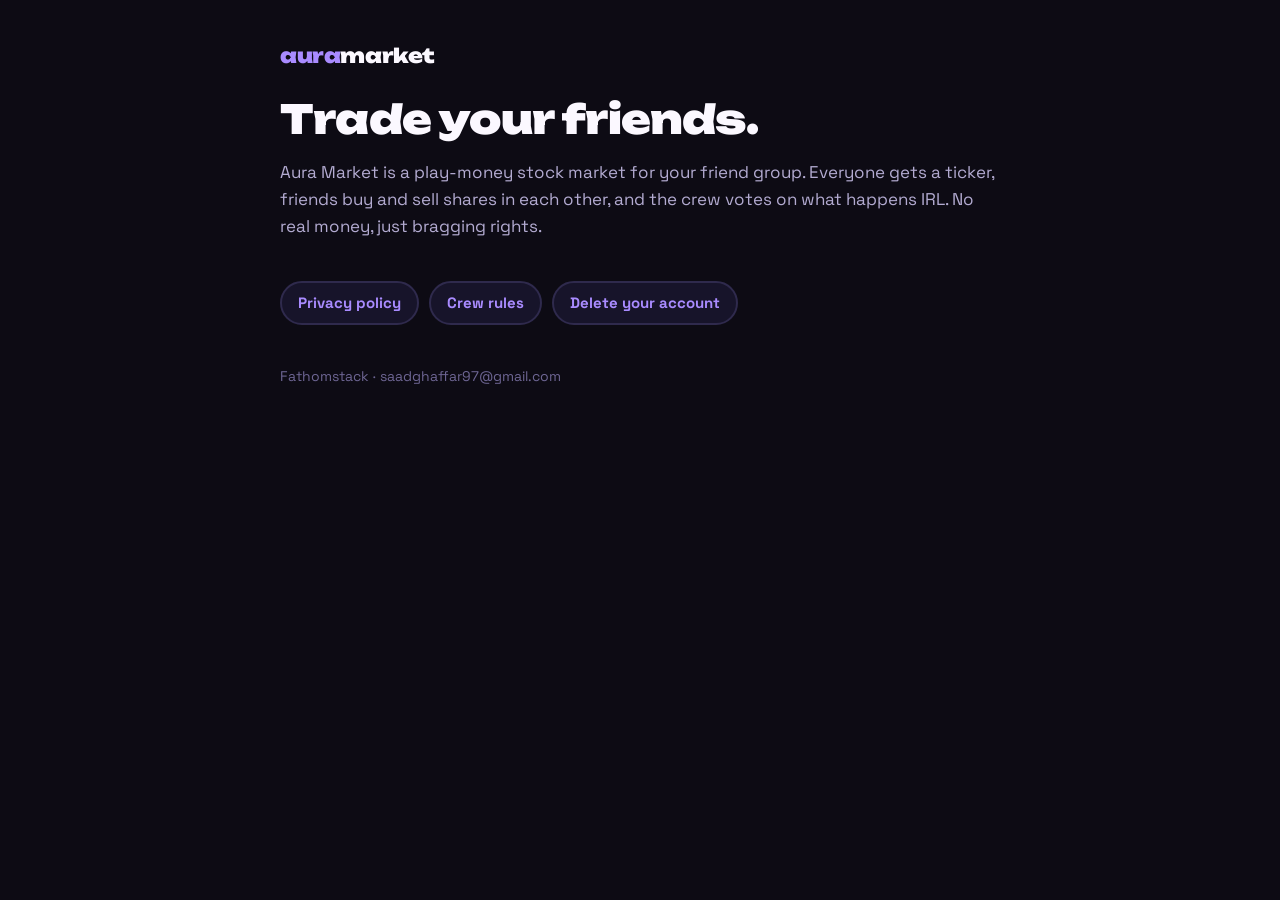
<file: index.html>
<!doctype html>
<html lang="en">
<head>
<meta charset="utf-8">
<meta name="viewport" content="width=device-width, initial-scale=1, viewport-fit=cover">
<title>Aura Market</title>
<link rel="preconnect" href="https://fonts.googleapis.com"><link rel="preconnect" href="https://fonts.gstatic.com" crossorigin>
<link rel="stylesheet" href="https://fonts.googleapis.com/css2?family=Unbounded:wght@700;900&family=Space+Grotesk:wght@400;600;700&display=swap">
<link rel="stylesheet" href="style.css">
</head>
<body>
<main>
  <a class="brand" href="index.html"><span>aura</span>market</a>
  <h1>Trade your friends.</h1>
  <p>Aura Market is a play-money stock market for your friend group. Everyone gets a ticker, friends buy and sell shares in each other, and the crew votes on what happens IRL. No real money, just bragging rights.</p>
  <nav class="links">
    <a href="privacy.html">Privacy policy</a>
    <a href="rules.html">Crew rules</a>
    <a href="delete-account.html">Delete your account</a>
  </nav>
  <p class="meta" style="margin-top:40px">Fathomstack · saadghaffar97@gmail.com</p>
</main>
</body>
</html>
</file>
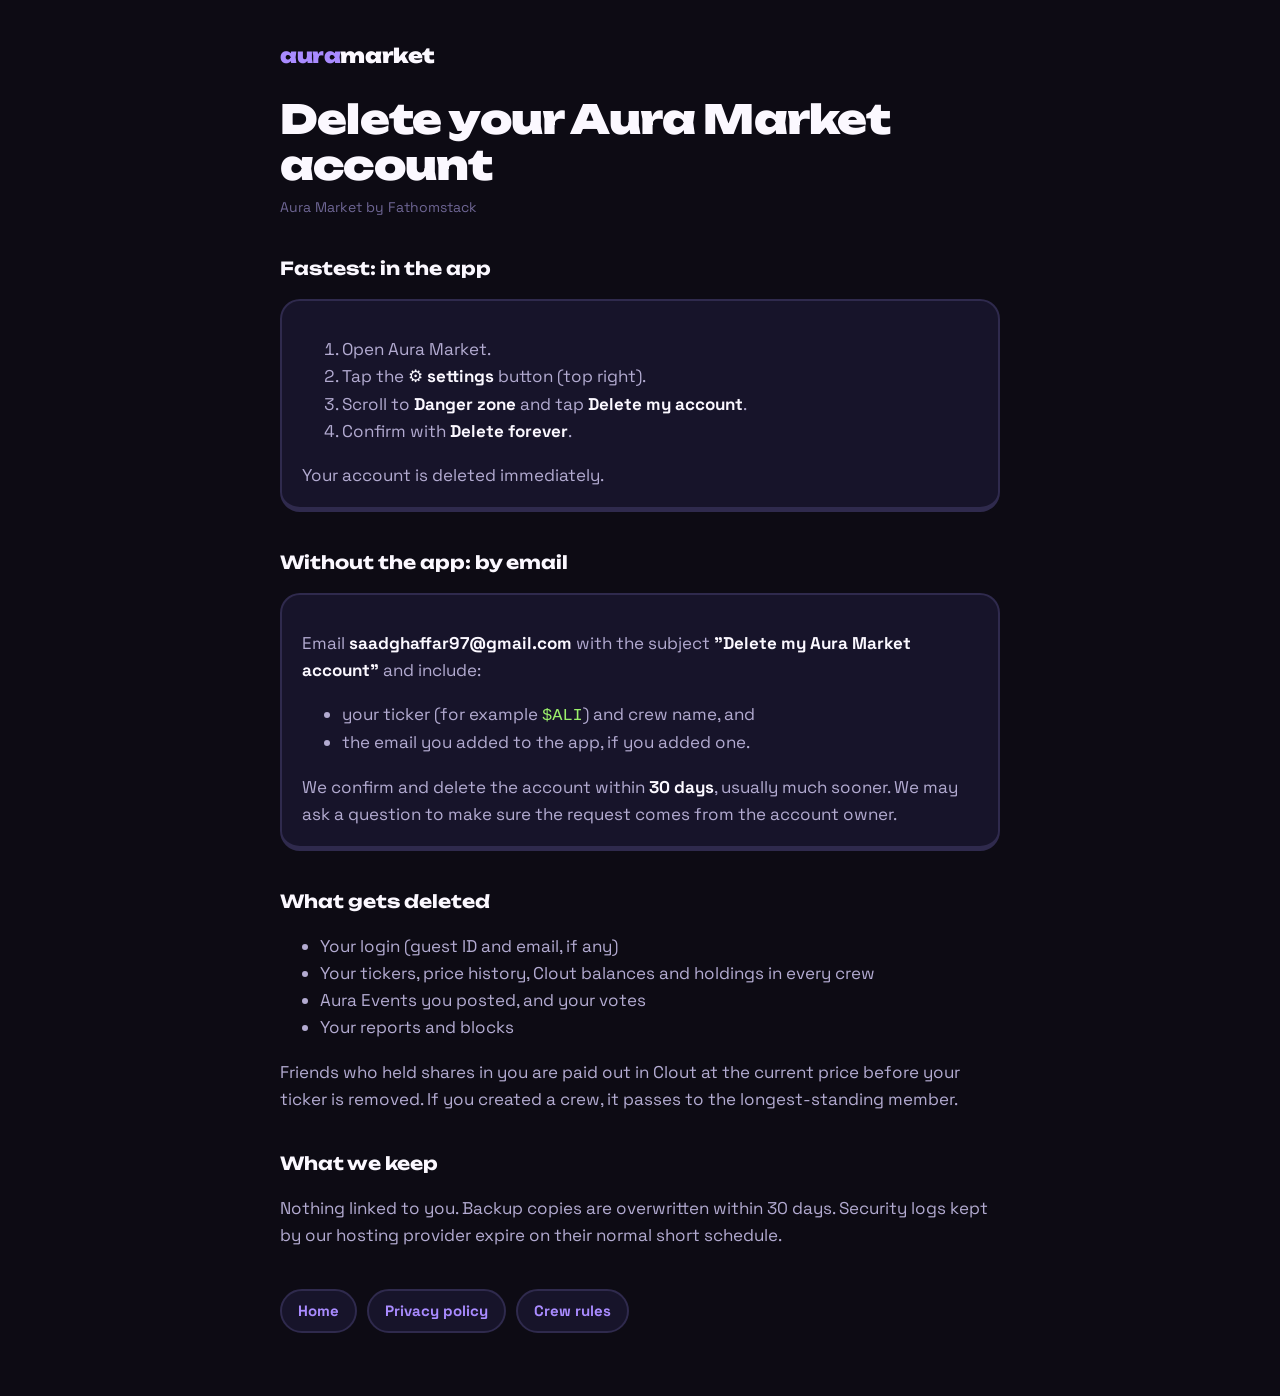
<file: delete-account.html>
<!doctype html>
<html lang="en">
<head>
<meta charset="utf-8">
<meta name="viewport" content="width=device-width, initial-scale=1, viewport-fit=cover">
<title>Delete Your Account · Aura Market</title>
<link rel="preconnect" href="https://fonts.googleapis.com"><link rel="preconnect" href="https://fonts.gstatic.com" crossorigin>
<link rel="stylesheet" href="https://fonts.googleapis.com/css2?family=Unbounded:wght@700;900&family=Space+Grotesk:wght@400;600;700&display=swap">
<link rel="stylesheet" href="style.css">
</head>
<body>
<main>
  <a class="brand" href="index.html"><span>aura</span>market</a>
  <h1>Delete your Aura Market account</h1>
  <p class="meta">Aura Market by Fathomstack</p>

  <h2>Fastest: in the app</h2>
  <div class="card">
    <ol>
      <li>Open Aura Market.</li>
      <li>Tap the <strong>⚙ settings</strong> button (top right).</li>
      <li>Scroll to <strong>Danger zone</strong> and tap <strong>Delete my account</strong>.</li>
      <li>Confirm with <strong>Delete forever</strong>.</li>
    </ol>
    <p>Your account is deleted immediately.</p>
  </div>

  <h2>Without the app: by email</h2>
  <div class="card">
    <p>Email <strong>saadghaffar97@gmail.com</strong> with the subject <strong>"Delete my Aura Market account"</strong> and include:</p>
    <ul>
      <li>your ticker (for example <code>$ALI</code>) and crew name, and</li>
      <li>the email you added to the app, if you added one.</li>
    </ul>
    <p>We confirm and delete the account within <strong>30 days</strong>, usually much sooner. We may ask a question to make sure the request comes from the account owner.</p>
  </div>

  <h2>What gets deleted</h2>
  <ul>
    <li>Your login (guest ID and email, if any)</li>
    <li>Your tickers, price history, Clout balances and holdings in every crew</li>
    <li>Aura Events you posted, and your votes</li>
    <li>Your reports and blocks</li>
  </ul>
  <p>Friends who held shares in you are paid out in Clout at the current price before your ticker is removed. If you created a crew, it passes to the longest-standing member.</p>

  <h2>What we keep</h2>
  <p>Nothing linked to you. Backup copies are overwritten within 30 days. Security logs kept by our hosting provider expire on their normal short schedule.</p>

  <nav class="links"><a href="index.html">Home</a><a href="privacy.html">Privacy policy</a><a href="rules.html">Crew rules</a></nav>
</main>
</body>
</html>
</file>
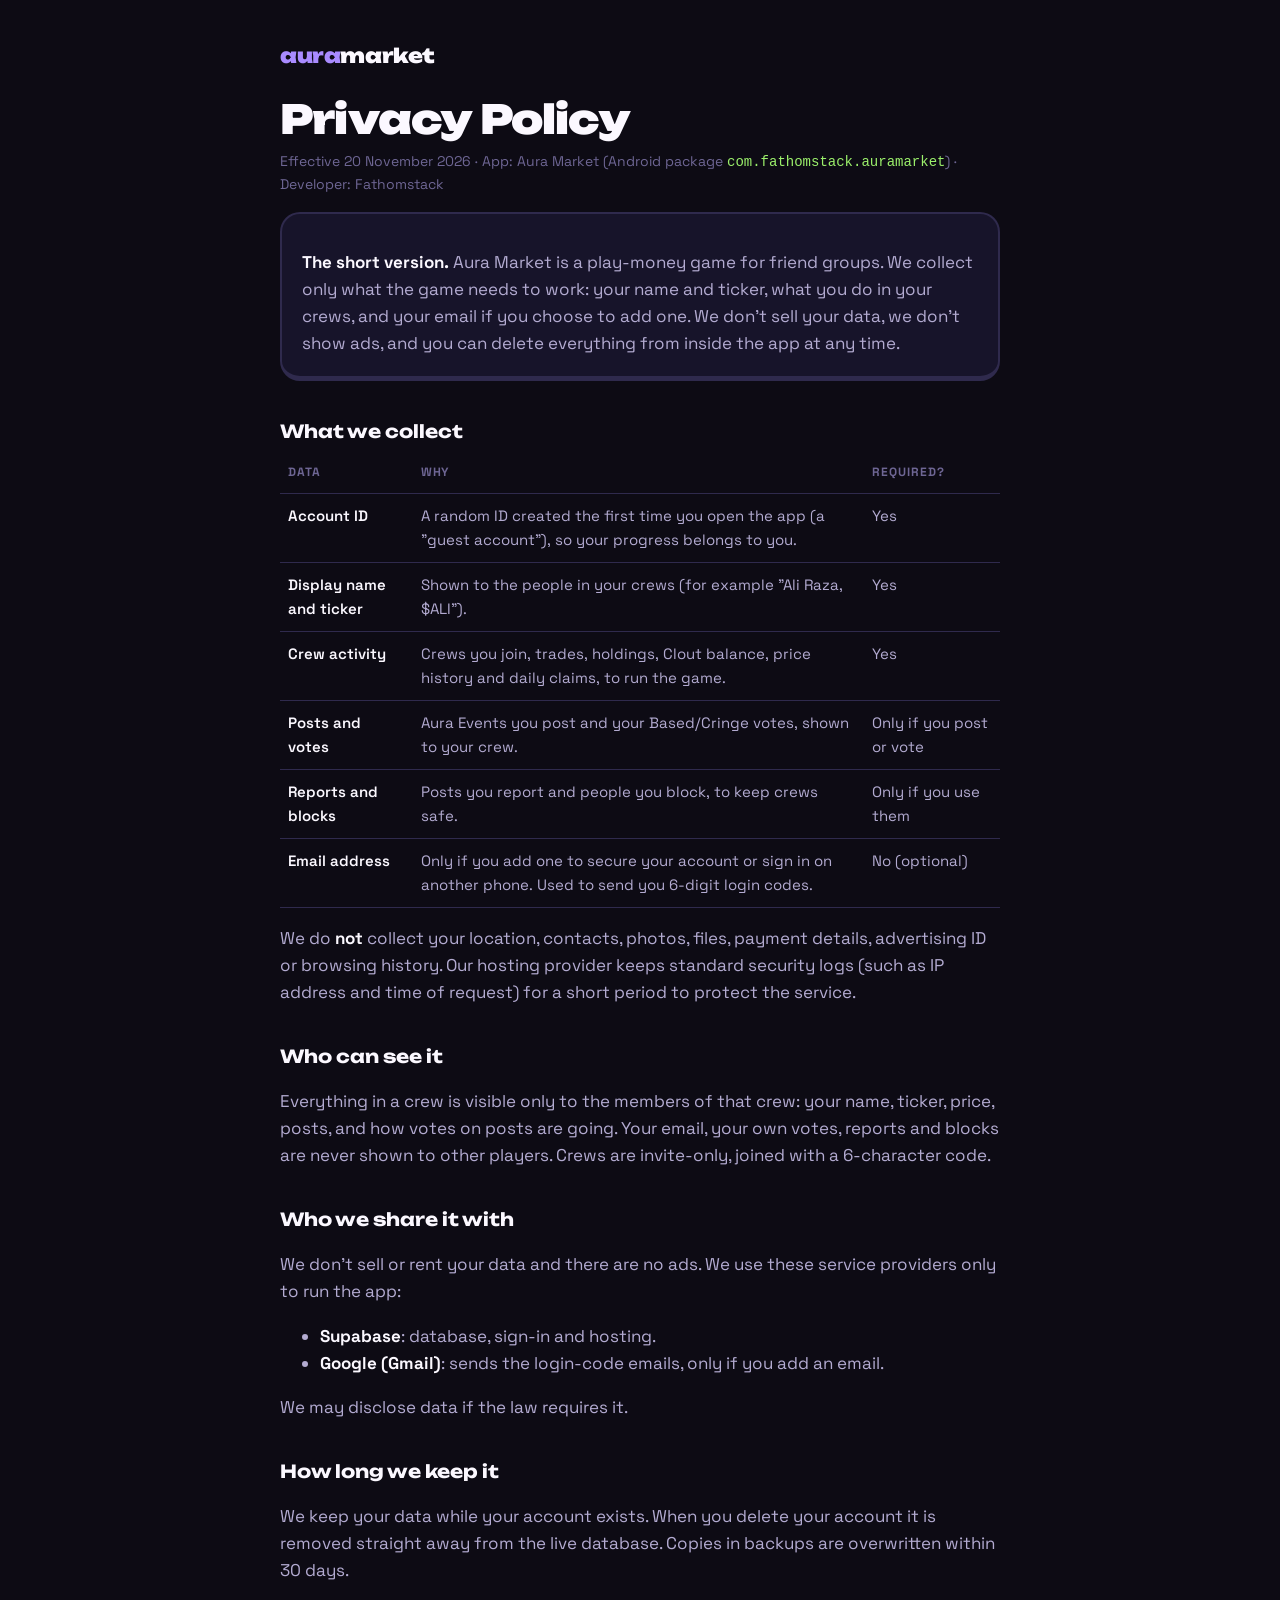
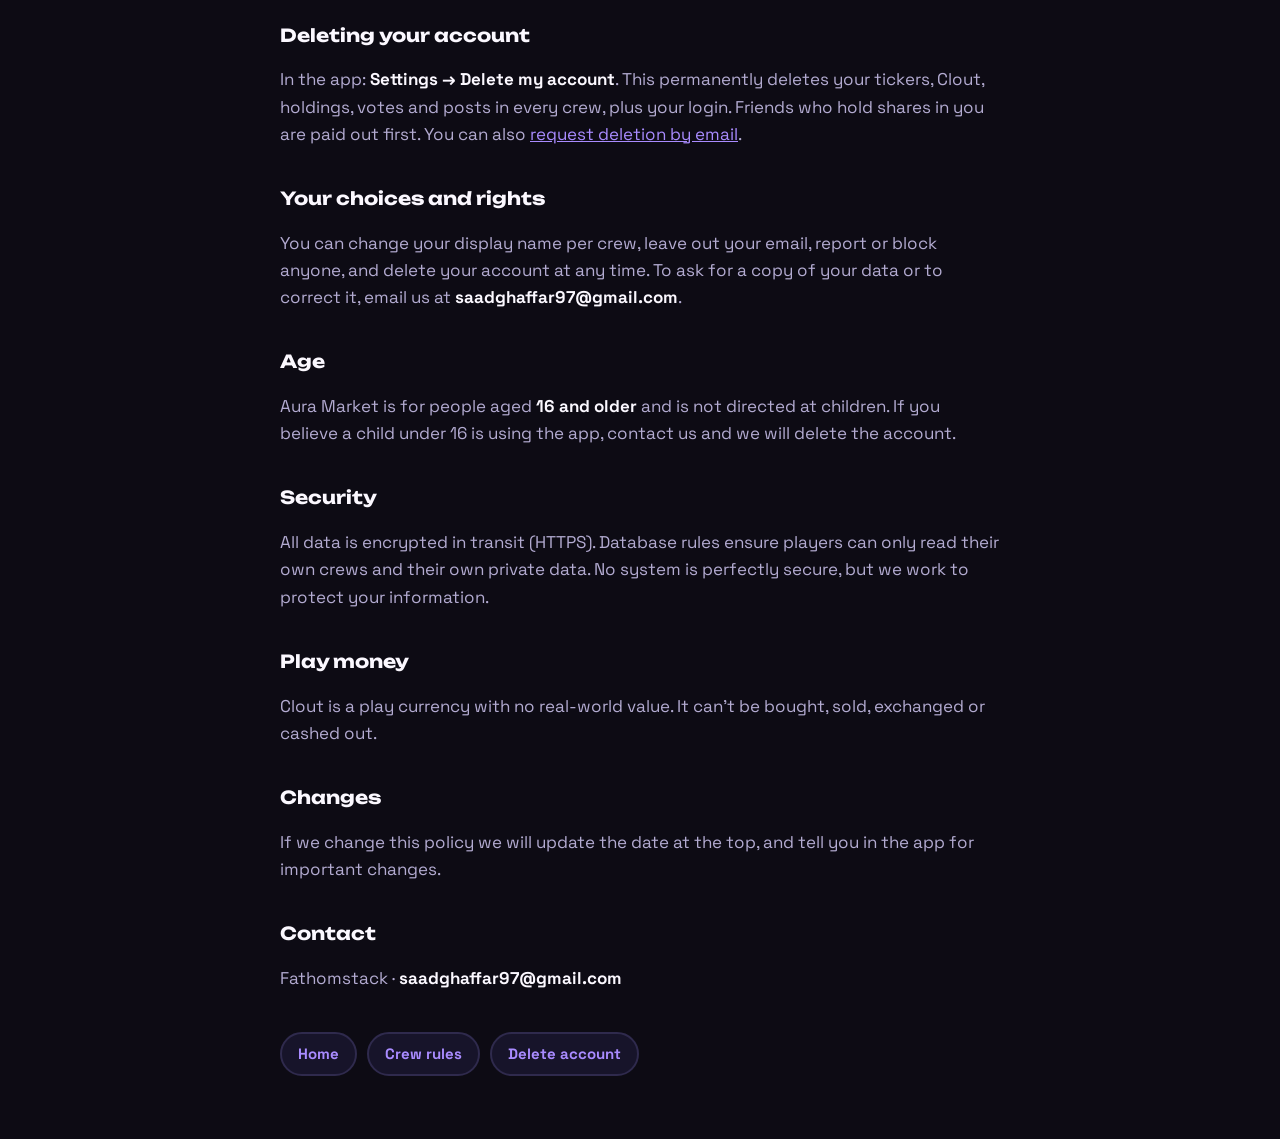
<file: privacy.html>
<!doctype html>
<html lang="en">
<head>
<meta charset="utf-8">
<meta name="viewport" content="width=device-width, initial-scale=1, viewport-fit=cover">
<title>Privacy Policy · Aura Market</title>
<link rel="preconnect" href="https://fonts.googleapis.com"><link rel="preconnect" href="https://fonts.gstatic.com" crossorigin>
<link rel="stylesheet" href="https://fonts.googleapis.com/css2?family=Unbounded:wght@700;900&family=Space+Grotesk:wght@400;600;700&display=swap">
<link rel="stylesheet" href="style.css">
</head>
<body>
<main>
  <a class="brand" href="index.html"><span>aura</span>market</a>
  <h1>Privacy Policy</h1>
  <p class="meta">Effective 20 November 2026 · App: Aura Market (Android package <code>com.fathomstack.auramarket</code>) · Developer: Fathomstack</p>

  <div class="card">
    <p><strong>The short version.</strong> Aura Market is a play-money game for friend groups. We collect only what the game needs to work: your name and ticker, what you do in your crews, and your email if you choose to add one. We don't sell your data, we don't show ads, and you can delete everything from inside the app at any time.</p>
  </div>

  <h2>What we collect</h2>
  <div class="table-wrap">
  <table>
    <thead><tr><th>Data</th><th>Why</th><th>Required?</th></tr></thead>
    <tbody>
      <tr><td>Account ID</td><td>A random ID created the first time you open the app (a "guest account"), so your progress belongs to you.</td><td>Yes</td></tr>
      <tr><td>Display name and ticker</td><td>Shown to the people in your crews (for example "Ali Raza, $ALI").</td><td>Yes</td></tr>
      <tr><td>Crew activity</td><td>Crews you join, trades, holdings, Clout balance, price history and daily claims, to run the game.</td><td>Yes</td></tr>
      <tr><td>Posts and votes</td><td>Aura Events you post and your Based/Cringe votes, shown to your crew.</td><td>Only if you post or vote</td></tr>
      <tr><td>Reports and blocks</td><td>Posts you report and people you block, to keep crews safe.</td><td>Only if you use them</td></tr>
      <tr><td>Email address</td><td>Only if you add one to secure your account or sign in on another phone. Used to send you 6-digit login codes.</td><td>No (optional)</td></tr>
    </tbody>
  </table>
  </div>
  <p>We do <strong>not</strong> collect your location, contacts, photos, files, payment details, advertising ID or browsing history. Our hosting provider keeps standard security logs (such as IP address and time of request) for a short period to protect the service.</p>

  <h2>Who can see it</h2>
  <p>Everything in a crew is visible only to the members of that crew: your name, ticker, price, posts, and how votes on posts are going. Your email, your own votes, reports and blocks are never shown to other players. Crews are invite-only, joined with a 6-character code.</p>

  <h2>Who we share it with</h2>
  <p>We don't sell or rent your data and there are no ads. We use these service providers only to run the app:</p>
  <ul>
    <li><strong>Supabase</strong>: database, sign-in and hosting.</li>
    <li><strong>Google (Gmail)</strong>: sends the login-code emails, only if you add an email.</li>
  </ul>
  <p>We may disclose data if the law requires it.</p>

  <h2>How long we keep it</h2>
  <p>We keep your data while your account exists. When you delete your account it is removed straight away from the live database. Copies in backups are overwritten within 30 days.</p>

  <h2>Deleting your account</h2>
  <p>In the app: <strong>Settings → Delete my account</strong>. This permanently deletes your tickers, Clout, holdings, votes and posts in every crew, plus your login. Friends who hold shares in you are paid out first. You can also <a href="delete-account.html">request deletion by email</a>.</p>

  <h2>Your choices and rights</h2>
  <p>You can change your display name per crew, leave out your email, report or block anyone, and delete your account at any time. To ask for a copy of your data or to correct it, email us at <strong>saadghaffar97@gmail.com</strong>.</p>

  <h2>Age</h2>
  <p>Aura Market is for people aged <strong>16 and older</strong> and is not directed at children. If you believe a child under 16 is using the app, contact us and we will delete the account.</p>

  <h2>Security</h2>
  <p>All data is encrypted in transit (HTTPS). Database rules ensure players can only read their own crews and their own private data. No system is perfectly secure, but we work to protect your information.</p>

  <h2>Play money</h2>
  <p>Clout is a play currency with no real-world value. It can't be bought, sold, exchanged or cashed out.</p>

  <h2>Changes</h2>
  <p>If we change this policy we will update the date at the top, and tell you in the app for important changes.</p>

  <h2>Contact</h2>
  <p>Fathomstack · <strong>saadghaffar97@gmail.com</strong></p>

  <nav class="links"><a href="index.html">Home</a><a href="rules.html">Crew rules</a><a href="delete-account.html">Delete account</a></nav>
</main>
</body>
</html>
</file>
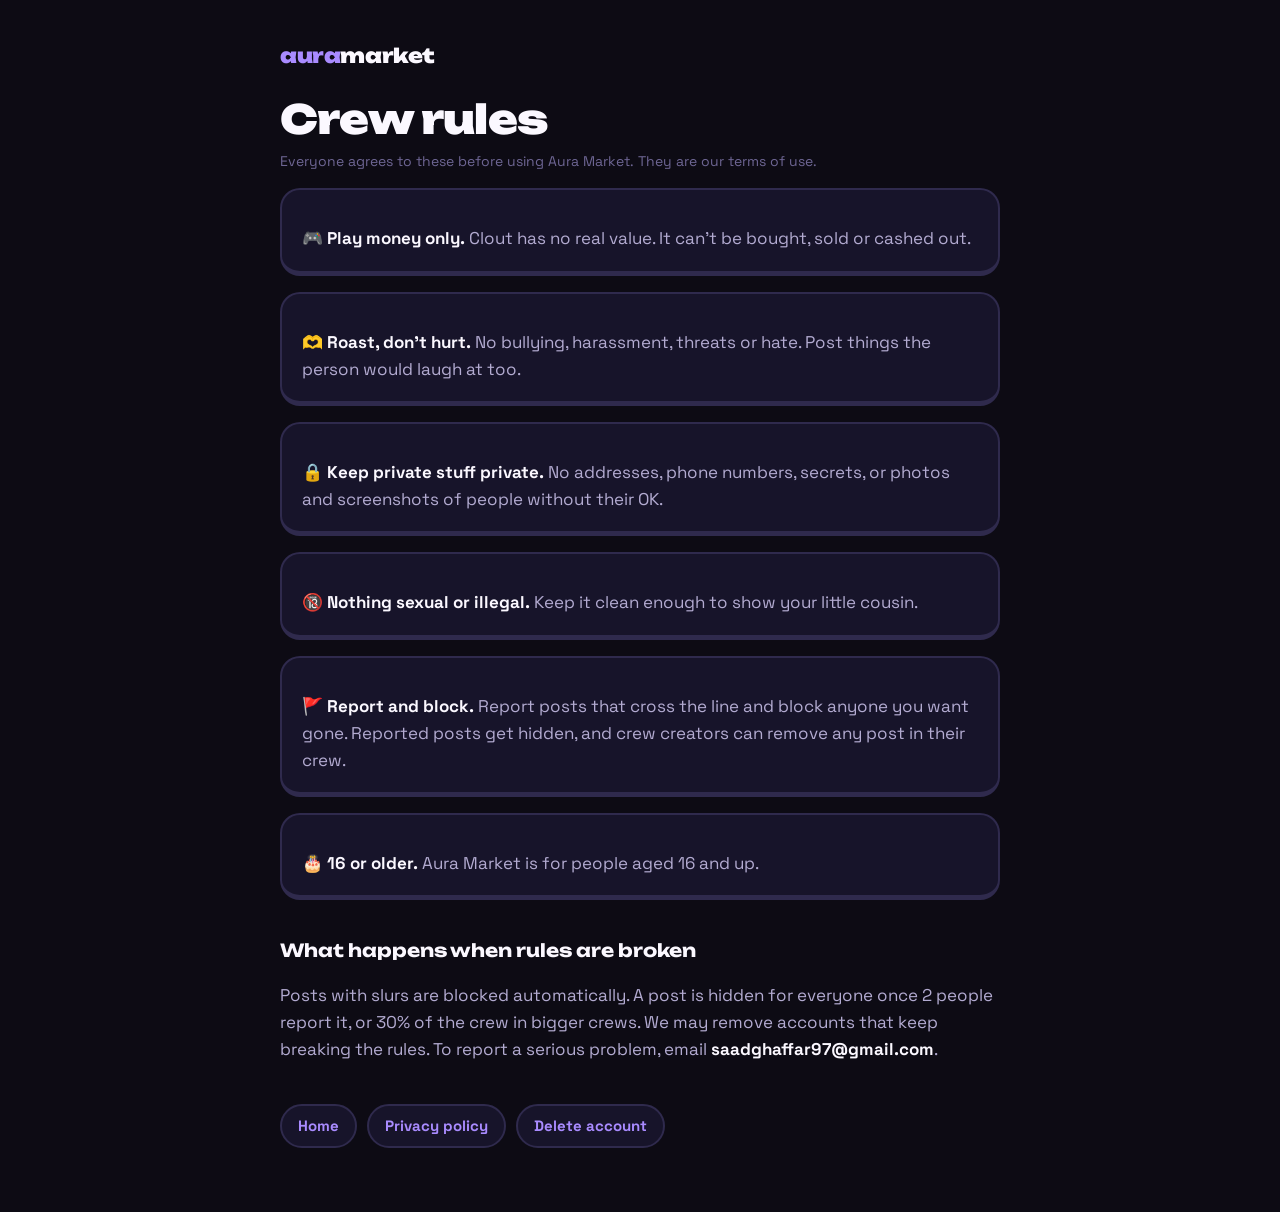
<file: rules.html>
<!doctype html>
<html lang="en">
<head>
<meta charset="utf-8">
<meta name="viewport" content="width=device-width, initial-scale=1, viewport-fit=cover">
<title>Crew Rules · Aura Market</title>
<link rel="preconnect" href="https://fonts.googleapis.com"><link rel="preconnect" href="https://fonts.gstatic.com" crossorigin>
<link rel="stylesheet" href="https://fonts.googleapis.com/css2?family=Unbounded:wght@700;900&family=Space+Grotesk:wght@400;600;700&display=swap">
<link rel="stylesheet" href="style.css">
</head>
<body>
<main>
  <a class="brand" href="index.html"><span>aura</span>market</a>
  <h1>Crew rules</h1>
  <p class="meta">Everyone agrees to these before using Aura Market. They are our terms of use.</p>

  <div class="card"><p><strong>🎮 Play money only.</strong> Clout has no real value. It can't be bought, sold or cashed out.</p></div>
  <div class="card"><p><strong>🫶 Roast, don't hurt.</strong> No bullying, harassment, threats or hate. Post things the person would laugh at too.</p></div>
  <div class="card"><p><strong>🔒 Keep private stuff private.</strong> No addresses, phone numbers, secrets, or photos and screenshots of people without their OK.</p></div>
  <div class="card"><p><strong>🔞 Nothing sexual or illegal.</strong> Keep it clean enough to show your little cousin.</p></div>
  <div class="card"><p><strong>🚩 Report and block.</strong> Report posts that cross the line and block anyone you want gone. Reported posts get hidden, and crew creators can remove any post in their crew.</p></div>
  <div class="card"><p><strong>🎂 16 or older.</strong> Aura Market is for people aged 16 and up.</p></div>

  <h2>What happens when rules are broken</h2>
  <p>Posts with slurs are blocked automatically. A post is hidden for everyone once 2 people report it, or 30% of the crew in bigger crews. We may remove accounts that keep breaking the rules. To report a serious problem, email <strong>saadghaffar97@gmail.com</strong>.</p>

  <nav class="links"><a href="index.html">Home</a><a href="privacy.html">Privacy policy</a><a href="delete-account.html">Delete account</a></nav>
</main>
</body>
</html>
</file>
<file: style.css>
:root {
  color-scheme: dark;
  --bg: #0D0B14;
  --surface: #17142A;
  --edge: #2F2A4D;
  --text: #FBF8FF;
  --dim: #B3ABD1;
  --faint: #6E6694;
  --lilac: #A98BFF;
  --lime: #9BF06B;
  --coral: #FF6B81;
}
* { box-sizing: border-box; }
html { -webkit-text-size-adjust: 100%; }
body {
  margin: 0;
  background: var(--bg);
  color: var(--text);
  font-family: 'Space Grotesk', 'Segoe UI', system-ui, -apple-system, sans-serif;
  font-size: 17px;
  line-height: 1.6;
  padding: 40px max(18px, env(safe-area-inset-left)) 64px max(18px, env(safe-area-inset-right));
}
main { max-width: 720px; margin: 0 auto; }
.brand { font-family: 'Unbounded', 'Arial Black', sans-serif; font-weight: 900; font-size: 20px; letter-spacing: -0.02em; text-decoration: none; color: var(--text); }
.brand span { color: var(--lilac); }
h1 { font-family: 'Unbounded', 'Arial Black', sans-serif; font-weight: 900; font-size: clamp(28px, 6vw, 40px); line-height: 1.15; letter-spacing: -0.02em; margin: 24px 0 8px; }
h2 { font-family: 'Unbounded', 'Arial Black', sans-serif; font-weight: 700; font-size: 18px; margin: 36px 0 8px; }
p, li { color: var(--dim); }
strong { color: var(--text); }
a { color: var(--lilac); }
.meta { color: var(--faint); font-size: 14px; margin: 0; }
.card { background: var(--surface); border: 2px solid var(--edge); border-bottom-width: 5px; border-radius: 20px; padding: 18px 20px; margin: 16px 0; }
.card p:last-child, .card ul:last-child, .card ol:last-child { margin-bottom: 0; }
table { width: 100%; border-collapse: collapse; font-size: 15px; }
.table-wrap { overflow-x: auto; }
th, td { text-align: left; padding: 10px 8px; border-bottom: 1px solid var(--edge); vertical-align: top; }
th { color: var(--faint); font-size: 12px; letter-spacing: 0.08em; text-transform: uppercase; }
td { color: var(--dim); }
td:first-child { color: var(--text); font-weight: 600; }
nav.links { display: flex; flex-wrap: wrap; gap: 10px; margin-top: 40px; }
nav.links a { text-decoration: none; background: var(--surface); border: 2px solid var(--edge); border-radius: 999px; padding: 8px 16px; font-weight: 700; font-size: 15px; }
code { color: var(--lime); }
</file>
